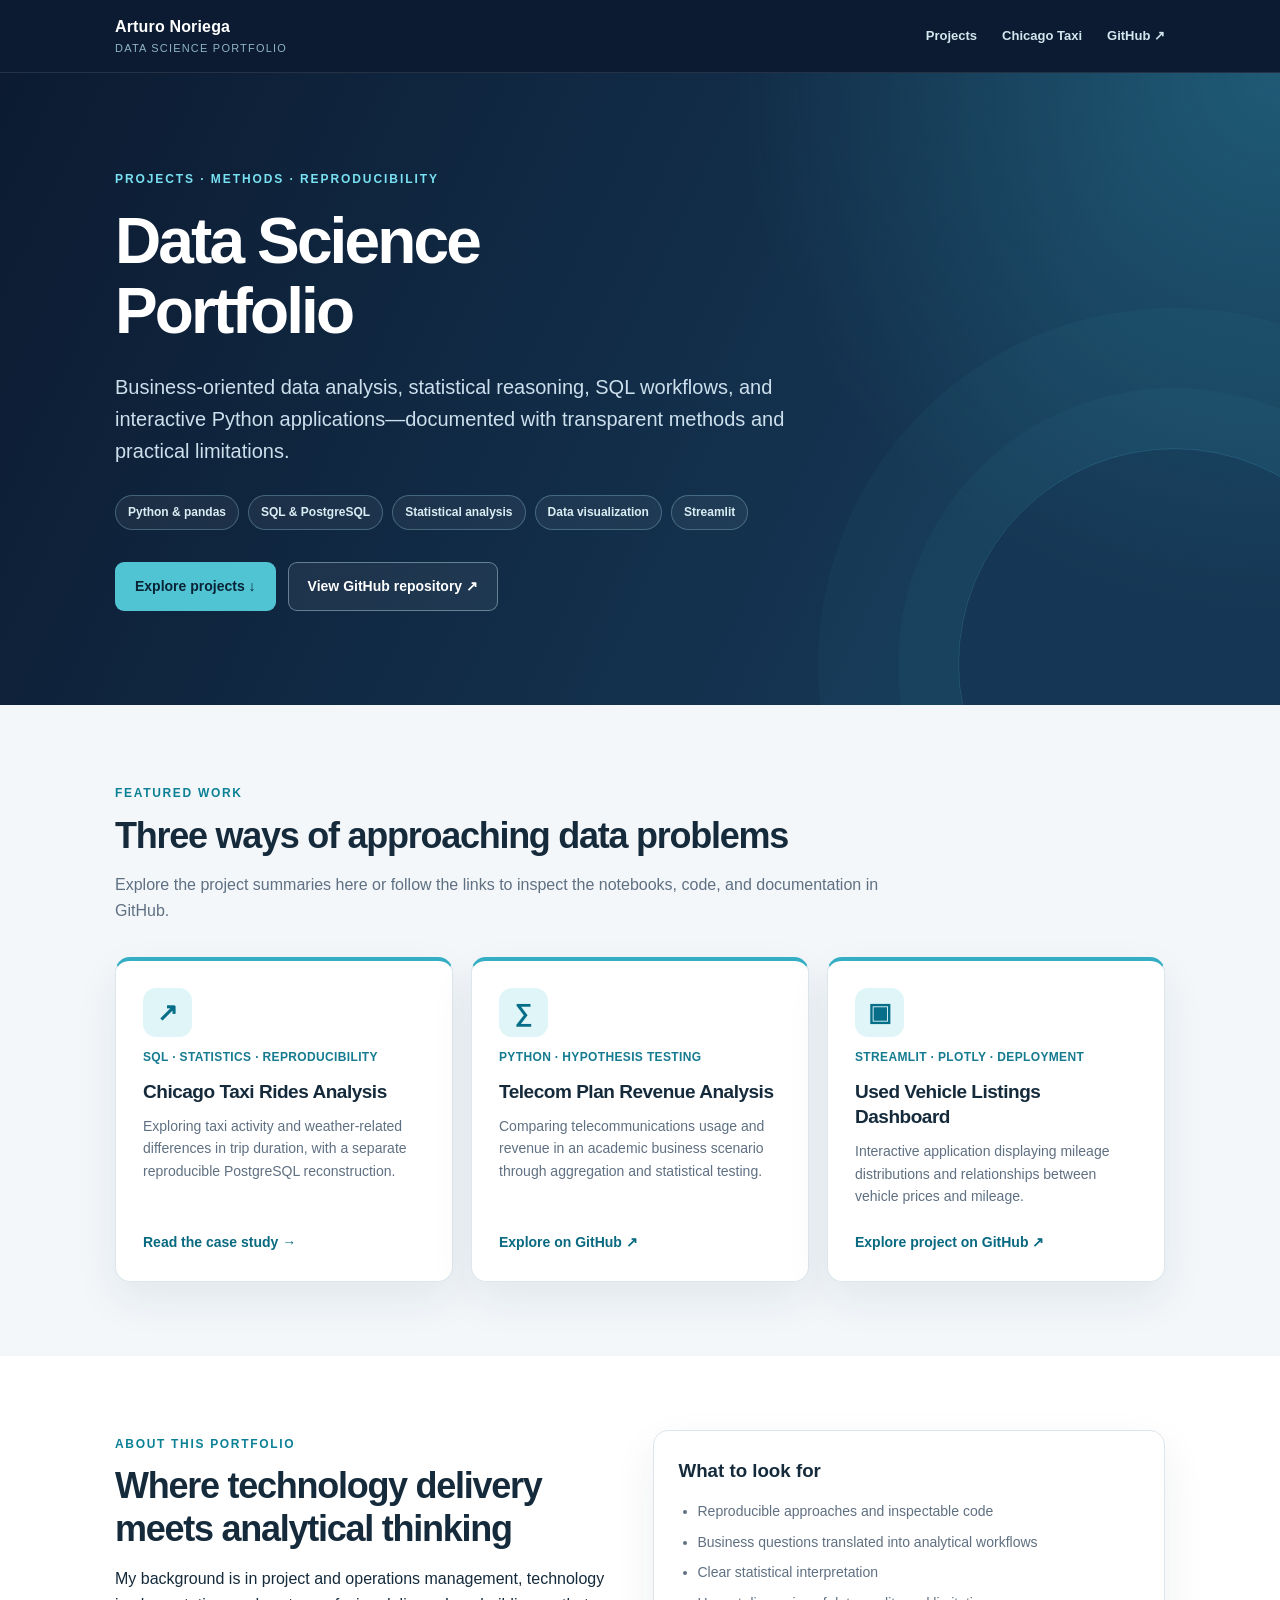
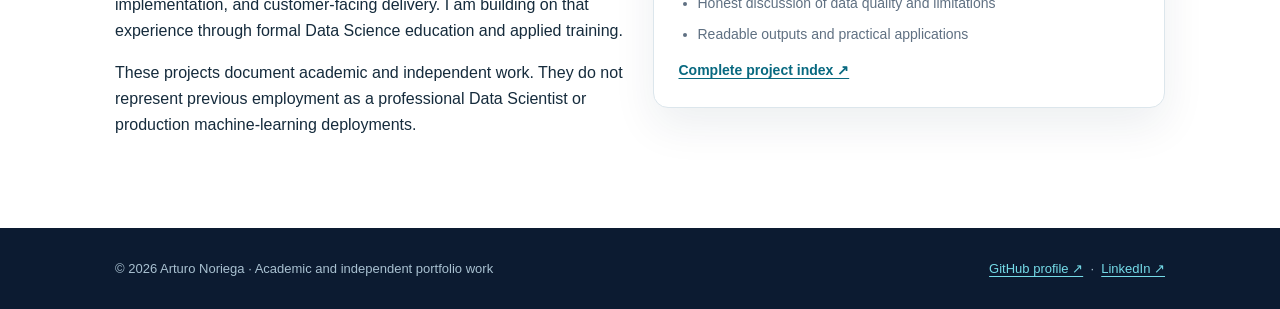
<file: docs/index.html>
<!doctype html><html lang="en"><head><meta charset="utf-8"><meta name="viewport" content="width=device-width, initial-scale=1"><meta name="theme-color" content="#0c1b31"><meta name="robots" content="index,follow"><meta property="og:type" content="website"><meta property="og:locale" content="en_US"><meta property="og:site_name" content="Data Science Portfolio — Arturo Noriega"><title>Data Science Portfolio | Arturo Noriega</title><meta name="description" content="Applied Data Science projects in Python, SQL, PostgreSQL, statistics, analytics, and interactive dashboards by Arturo Noriega."><link rel="canonical" href="https://arturonov.github.io/data-science-portfolio/"><meta property="og:url" content="https://arturonov.github.io/data-science-portfolio/"><meta property="og:title" content="Data Science Portfolio | Arturo Noriega"><meta property="og:description" content="Explore applied analytics projects in Python, SQL, PostgreSQL, statistical testing, and Streamlit."><meta property="og:image" content="https://arturonov.github.io/data-science-portfolio/assets/portfolio-social.jpg"><meta name="twitter:card" content="summary_large_image"><link rel="stylesheet" href="styles.css"></head><body><header class="topbar"><div class="container nav"><a class="brand" href="./">Arturo Noriega<small>Data Science Portfolio</small></a><nav class="navlinks" aria-label="Main navigation"><a href="./">Projects</a><a href="chicago-taxi/">Chicago Taxi</a><a href="https://github.com/ArturoNOV" target="_blank" rel="noopener noreferrer">GitHub ↗</a></nav></div></header>
<main><section class="hero"><div class="container"><div class="hero-inner"><span class="eyebrow">Projects · Methods · Reproducibility</span><h1>Data Science<br>Portfolio</h1><p>Business-oriented data analysis, statistical reasoning, SQL workflows, and interactive Python applications—documented with transparent methods and practical limitations.</p><div class="pills"><span class="pill">Python & pandas</span><span class="pill">SQL & PostgreSQL</span><span class="pill">Statistical analysis</span><span class="pill">Data visualization</span><span class="pill">Streamlit</span></div><div class="actions"><a class="button primary" href="#projects">Explore projects ↓</a><a class="button outline" href="https://github.com/ArturoNOV/data-science-portfolio" target="_blank" rel="noopener noreferrer">View GitHub repository ↗</a></div></div></div></section>
<section class="section" id="projects"><div class="container"><div class="section-head"><span class="kicker">Featured work</span><h2>Three ways of approaching data problems</h2><p>Explore the project summaries here or follow the links to inspect the notebooks, code, and documentation in GitHub.</p></div><div class="grid">
<article class="card feature"><div class="iconchip" aria-hidden="true">↗</div><span class="meta">SQL · Statistics · Reproducibility</span><h3>Chicago Taxi Rides Analysis</h3><p>Exploring taxi activity and weather-related differences in trip duration, with a separate reproducible PostgreSQL reconstruction.</p><a class="go" href="chicago-taxi/">Read the case study →</a></article>
<article class="card feature"><div class="iconchip" aria-hidden="true">∑</div><span class="meta">Python · Hypothesis Testing</span><h3>Telecom Plan Revenue Analysis</h3><p>Comparing telecommunications usage and revenue in an academic business scenario through aggregation and statistical testing.</p><a class="go" href="https://github.com/ArturoNOV/data-science-portfolio/tree/main/projects/05-megaline-telecom-plan-revenue-analysis" target="_blank" rel="noopener noreferrer">Explore on GitHub ↗</a></article>
<article class="card feature"><div class="iconchip" aria-hidden="true">▣</div><span class="meta">Streamlit · Plotly · Deployment</span><h3>Used Vehicle Listings Dashboard</h3><p>Interactive application displaying mileage distributions and relationships between vehicle prices and mileage.</p><a class="go" href="https://github.com/ArturoNOV/data-science-portfolio/tree/main/projects/07-used-vehicle-listings-dashboard" target="_blank" rel="noopener noreferrer">Explore project on GitHub ↗</a></article>
</div></div></section>
<section class="section alternate"><div class="container"><div class="split"><div><span class="kicker">About this portfolio</span><h2>Where technology delivery meets analytical thinking</h2><p>My background is in project and operations management, technology implementation, and customer-facing delivery. I am building on that experience through formal Data Science education and applied training.</p><p>These projects document academic and independent work. They do not represent previous employment as a professional Data Scientist or production machine-learning deployments.</p></div><div class="sidebox"><h3>What to look for</h3><ul><li>Reproducible approaches and inspectable code</li><li>Business questions translated into analytical workflows</li><li>Clear statistical interpretation</li><li>Honest discussion of data quality and limitations</li><li>Readable outputs and practical applications</li></ul><div class="linkrow"><a href="https://github.com/ArturoNOV/data-science-portfolio" target="_blank" rel="noopener noreferrer">Complete project index ↗</a></div></div></div></div></section>
</main><footer class="footer"><div class="container"><span>© 2026 Arturo Noriega · Academic and independent portfolio work</span><span><a href="https://github.com/ArturoNOV" target="_blank" rel="noopener noreferrer">GitHub profile ↗</a> &nbsp;·&nbsp; <a href="https://www.linkedin.com/in/arturo-noriega-del-valle-4609695/" target="_blank" rel="noopener noreferrer">LinkedIn ↗</a></span></div></footer></body></html>
</file>
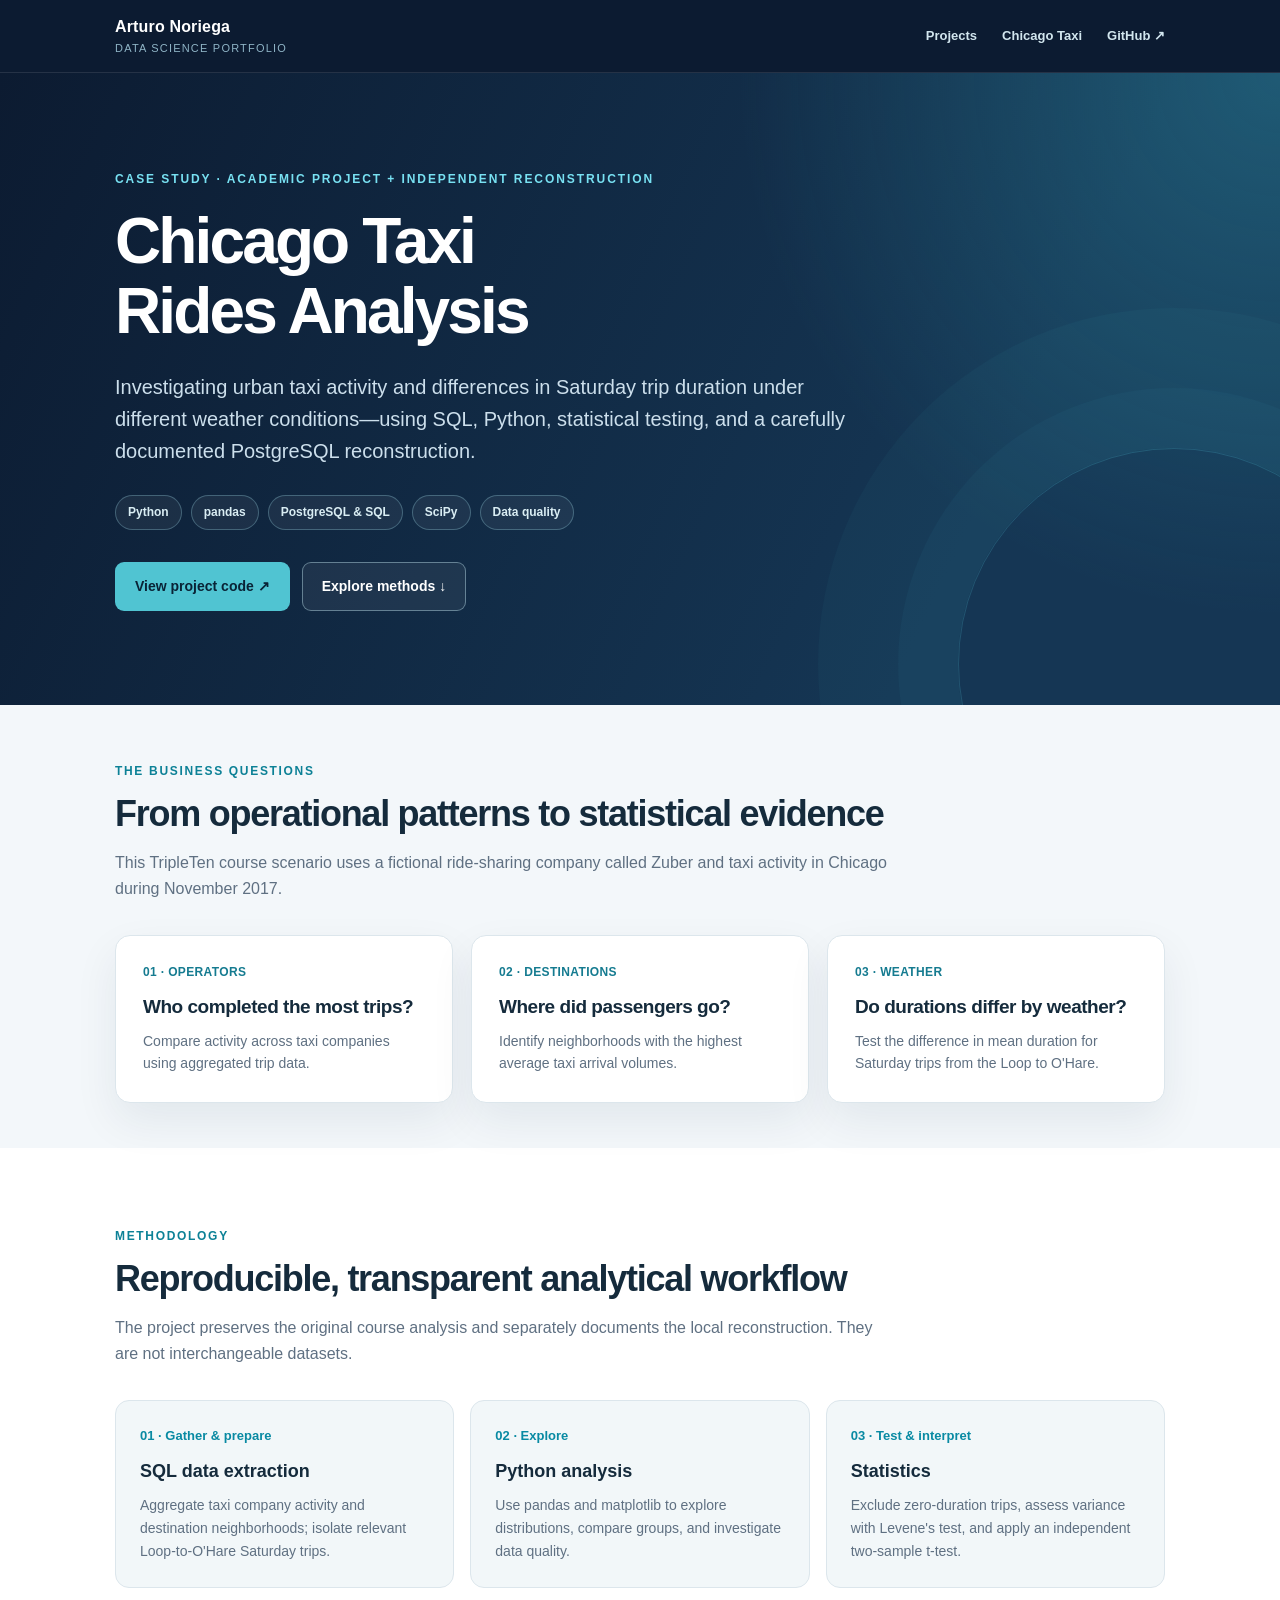
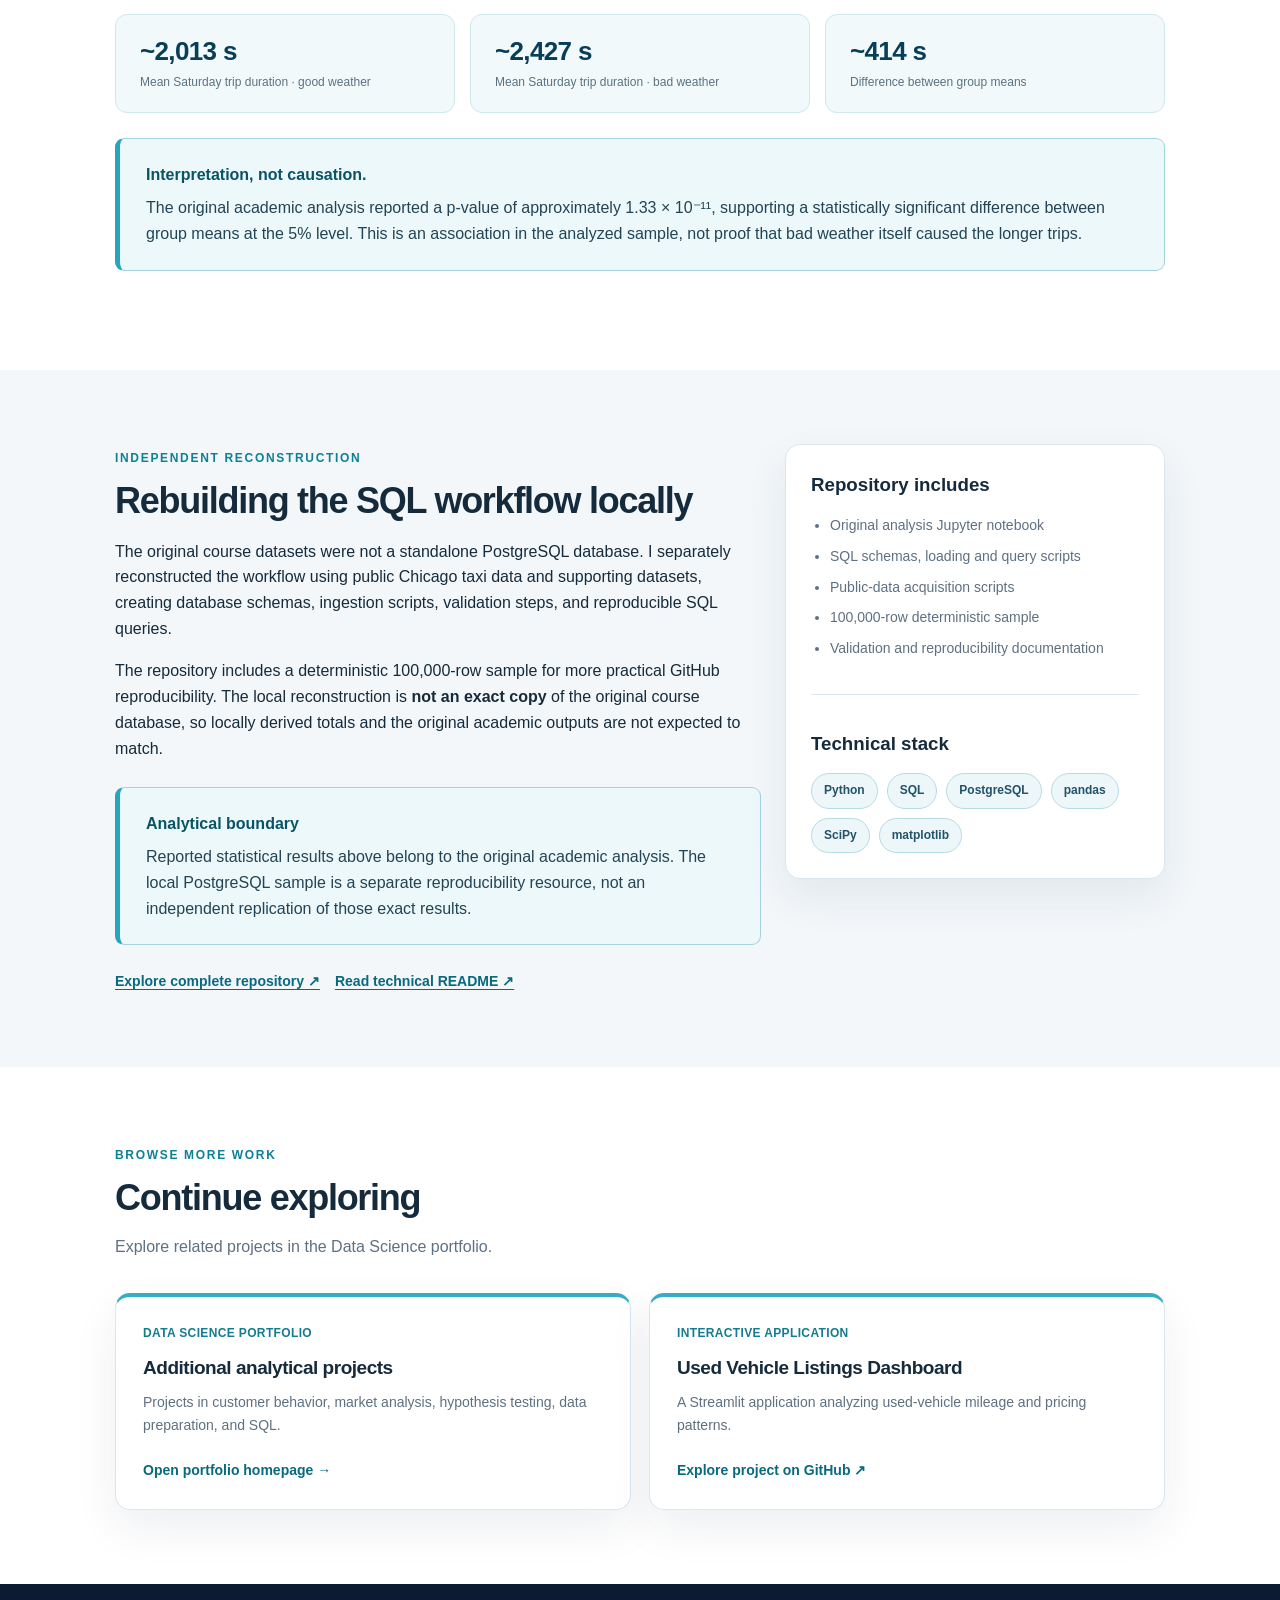
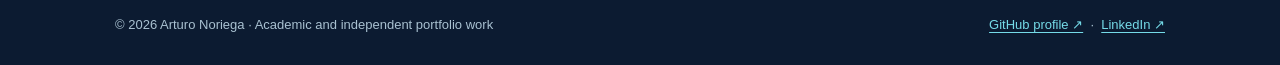
<file: docs/chicago-taxi/index.html>
<!doctype html><html lang="en"><head><meta charset="utf-8"><meta name="viewport" content="width=device-width, initial-scale=1"><meta name="theme-color" content="#0c1b31"><meta name="robots" content="index,follow"><meta property="og:type" content="website"><meta property="og:locale" content="en_US"><meta property="og:site_name" content="Data Science Portfolio — Arturo Noriega"><title>Chicago Taxi Rides Analysis | Python, SQL & Statistics</title><meta name="description" content="Chicago taxi analysis exploring weather and trip duration using Python, SQL, PostgreSQL, statistical hypothesis testing, and reproducible data workflows."><link rel="canonical" href="https://arturonov.github.io/data-science-portfolio/chicago-taxi/"><meta property="og:url" content="https://arturonov.github.io/data-science-portfolio/chicago-taxi/"><meta property="og:title" content="Chicago Taxi Rides Analysis | Python, SQL & Statistics"><meta property="og:description" content="SQL and Python analysis of Chicago taxi data, weather and trip duration, plus a documented PostgreSQL reconstruction."><meta property="og:image" content="https://arturonov.github.io/data-science-portfolio/assets/chicago-taxi-social.jpg"><meta name="twitter:card" content="summary_large_image"><link rel="stylesheet" href="../styles.css"></head><body><header class="topbar"><div class="container nav"><a class="brand" href="../">Arturo Noriega<small>Data Science Portfolio</small></a><nav class="navlinks" aria-label="Main navigation"><a href="../">Projects</a><a href="./">Chicago Taxi</a><a href="https://github.com/ArturoNOV" target="_blank" rel="noopener noreferrer">GitHub ↗</a></nav></div></header>
<main><section class="hero"><div class="container"><div class="hero-inner"><span class="eyebrow">Case study · Academic project + independent reconstruction</span><h1>Chicago Taxi<br>Rides Analysis</h1><p>Investigating urban taxi activity and differences in Saturday trip duration under different weather conditions—using SQL, Python, statistical testing, and a carefully documented PostgreSQL reconstruction.</p><div class="pills"><span class="pill">Python</span><span class="pill">pandas</span><span class="pill">PostgreSQL & SQL</span><span class="pill">SciPy</span><span class="pill">Data quality</span></div><div class="actions"><a class="button primary" href="https://github.com/ArturoNOV/data-science-portfolio/tree/main/projects/08-chicago-taxi-rides-analysis" target="_blank" rel="noopener noreferrer">View project code ↗</a><a class="button outline" href="#approach">Explore methods ↓</a></div></div></div></section>
<section class="section tight"><div class="container"><div class="section-head"><span class="kicker">The business questions</span><h2>From operational patterns to statistical evidence</h2><p>This TripleTen course scenario uses a fictional ride-sharing company called Zuber and taxi activity in Chicago during November 2017.</p></div><div class="grid"><article class="card"><span class="meta">01 · Operators</span><h3>Who completed the most trips?</h3><p>Compare activity across taxi companies using aggregated trip data.</p></article><article class="card"><span class="meta">02 · Destinations</span><h3>Where did passengers go?</h3><p>Identify neighborhoods with the highest average taxi arrival volumes.</p></article><article class="card"><span class="meta">03 · Weather</span><h3>Do durations differ by weather?</h3><p>Test the difference in mean duration for Saturday trips from the Loop to O'Hare.</p></article></div></div></section>
<section class="section alternate" id="approach"><div class="container"><div class="section-head"><span class="kicker">Methodology</span><h2>Reproducible, transparent analytical workflow</h2><p>The project preserves the original course analysis and separately documents the local reconstruction. They are not interchangeable datasets.</p></div><div class="timeline"><article class="step"><div class="num">01 · Gather & prepare</div><h3>SQL data extraction</h3><p>Aggregate taxi company activity and destination neighborhoods; isolate relevant Loop-to-O'Hare Saturday trips.</p></article><article class="step"><div class="num">02 · Explore</div><h3>Python analysis</h3><p>Use pandas and matplotlib to explore distributions, compare groups, and investigate data quality.</p></article><article class="step"><div class="num">03 · Test & interpret</div><h3>Statistics</h3><p>Exclude zero-duration trips, assess variance with Levene's test, and apply an independent two-sample t-test.</p></article></div>
<div class="statbar" aria-label="Reported original academic analysis results"><div class="stat"><strong>~2,013 s</strong><span>Mean Saturday trip duration · good weather</span></div><div class="stat"><strong>~2,427 s</strong><span>Mean Saturday trip duration · bad weather</span></div><div class="stat"><strong>~414 s</strong><span>Difference between group means</span></div></div>
<div class="note"><strong>Interpretation, not causation.</strong><p>The original academic analysis reported a p-value of approximately 1.33 × 10⁻¹¹, supporting a statistically significant difference between group means at the 5% level. This is an association in the analyzed sample, not proof that bad weather itself caused the longer trips.</p></div></div></section>
<section class="section"><div class="container"><div class="case-layout"><div><span class="kicker">Independent reconstruction</span><h2>Rebuilding the SQL workflow locally</h2><p>The original course datasets were not a standalone PostgreSQL database. I separately reconstructed the workflow using public Chicago taxi data and supporting datasets, creating database schemas, ingestion scripts, validation steps, and reproducible SQL queries.</p><p>The repository includes a deterministic 100,000-row sample for more practical GitHub reproducibility. The local reconstruction is <strong>not an exact copy</strong> of the original course database, so locally derived totals and the original academic outputs are not expected to match.</p><div class="note"><strong>Analytical boundary</strong><p>Reported statistical results above belong to the original academic analysis. The local PostgreSQL sample is a separate reproducibility resource, not an independent replication of those exact results.</p></div><div class="linkrow"><a href="https://github.com/ArturoNOV/data-science-portfolio/tree/main/projects/08-chicago-taxi-rides-analysis" target="_blank" rel="noopener noreferrer">Explore complete repository ↗</a><a href="https://github.com/ArturoNOV/data-science-portfolio/blob/main/projects/08-chicago-taxi-rides-analysis/README.md" target="_blank" rel="noopener noreferrer">Read technical README ↗</a></div></div><aside class="sidebox"><h3>Repository includes</h3><ul><li>Original analysis Jupyter notebook</li><li>SQL schemas, loading and query scripts</li><li>Public-data acquisition scripts</li><li>100,000-row deterministic sample</li><li>Validation and reproducibility documentation</li></ul><div class="divider"></div><h3>Technical stack</h3><div class="pills"><span class="pill" style="color:#23526a;border-color:#b5dce5;background:#edf7f9">Python</span><span class="pill" style="color:#23526a;border-color:#b5dce5;background:#edf7f9">SQL</span><span class="pill" style="color:#23526a;border-color:#b5dce5;background:#edf7f9">PostgreSQL</span><span class="pill" style="color:#23526a;border-color:#b5dce5;background:#edf7f9">pandas</span><span class="pill" style="color:#23526a;border-color:#b5dce5;background:#edf7f9">SciPy</span><span class="pill" style="color:#23526a;border-color:#b5dce5;background:#edf7f9">matplotlib</span></div></aside></div></div></section>
<section class="section alternate"><div class="container"><div class="section-head"><span class="kicker">Browse more work</span><h2>Continue exploring</h2><p>Explore related projects in the Data Science portfolio.</p></div><div class="grid two"><article class="card feature"><span class="meta">Data Science Portfolio</span><h3>Additional analytical projects</h3><p>Projects in customer behavior, market analysis, hypothesis testing, data preparation, and SQL.</p><a class="go" href="../">Open portfolio homepage →</a></article><article class="card feature"><span class="meta">Interactive application</span><h3>Used Vehicle Listings Dashboard</h3><p>A Streamlit application analyzing used-vehicle mileage and pricing patterns.</p><a class="go" href="https://github.com/ArturoNOV/data-science-portfolio/tree/main/projects/07-used-vehicle-listings-dashboard" target="_blank" rel="noopener noreferrer">Explore project on GitHub ↗</a></article></div></div></section>
</main><footer class="footer"><div class="container"><span>© 2026 Arturo Noriega · Academic and independent portfolio work</span><span><a href="https://github.com/ArturoNOV" target="_blank" rel="noopener noreferrer">GitHub profile ↗</a> &nbsp;·&nbsp; <a href="https://www.linkedin.com/in/arturo-noriega-del-valle-4609695/" target="_blank" rel="noopener noreferrer">LinkedIn ↗</a></span></div></footer></body></html>
</file>
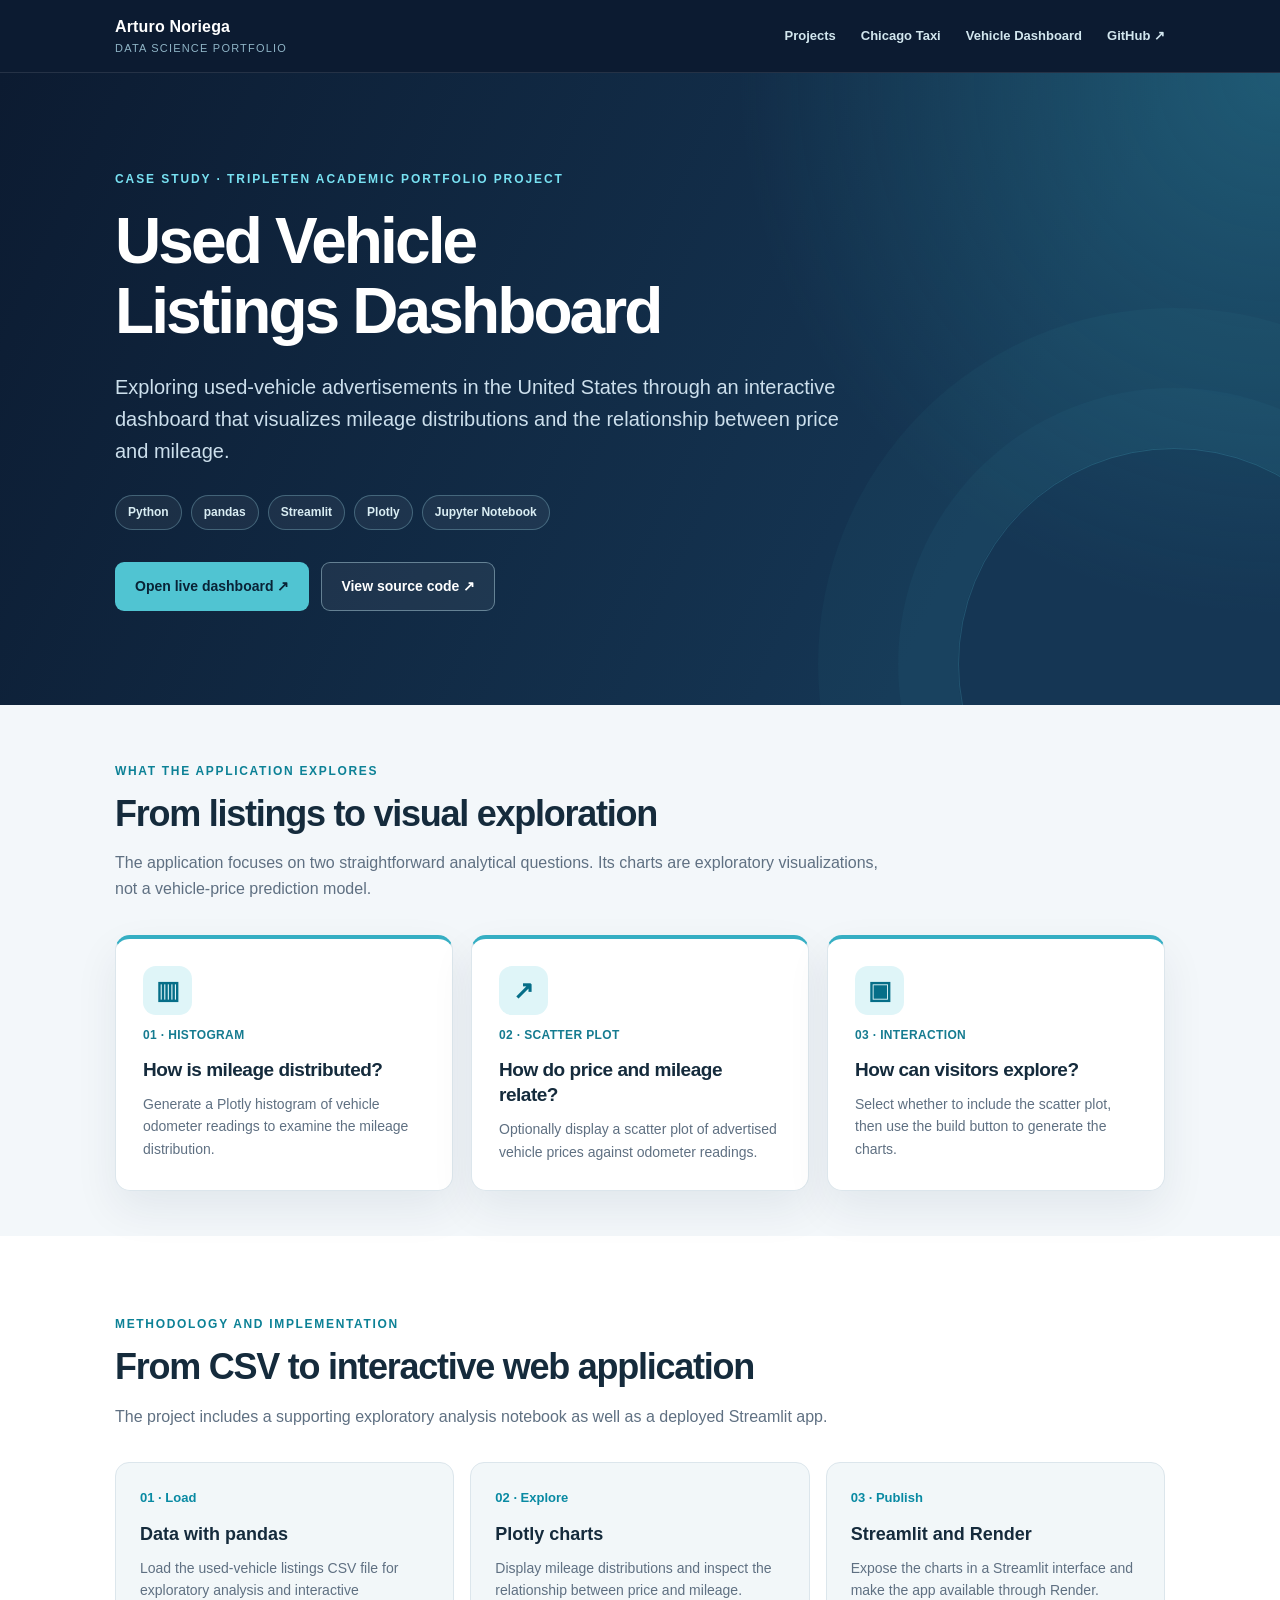
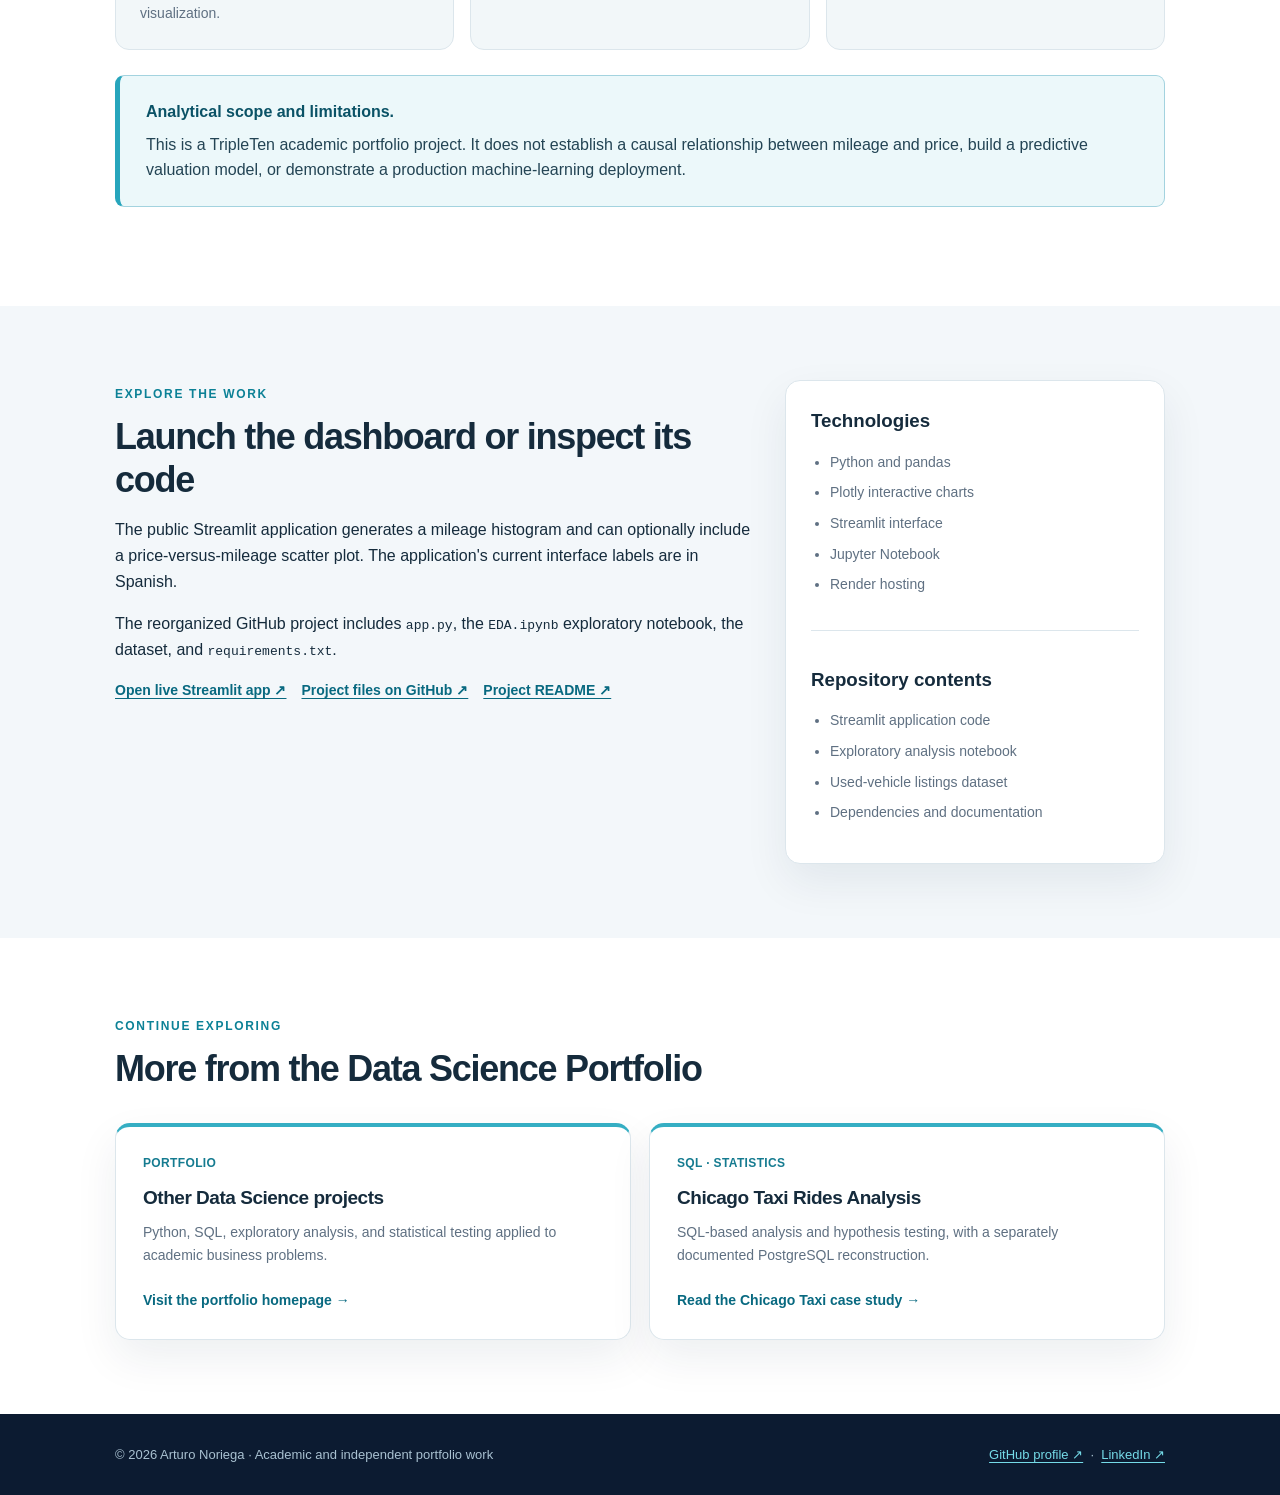
<file: docs/used-vehicle-listings-dashboard/index.html>
<!doctype html>
<html lang="en">
<head>
  <meta charset="utf-8">
  <meta name="viewport" content="width=device-width, initial-scale=1">
  <meta name="theme-color" content="#0c1b31">
  <meta name="robots" content="index,follow">
  <title>Used Vehicle Listings Dashboard | Python, Streamlit &amp; Plotly</title>
  <meta name="description" content="Explore a Streamlit dashboard analyzing mileage distributions and price-versus-mileage relationships in US used-vehicle listings. An academic Data Science portfolio project by Arturo Noriega.">
  <link rel="canonical" href="https://arturonov.github.io/data-science-portfolio/used-vehicle-listings-dashboard/">
  <meta property="og:type" content="website">
  <meta property="og:locale" content="en_US">
  <meta property="og:site_name" content="Data Science Portfolio — Arturo Noriega">
  <meta property="og:url" content="https://arturonov.github.io/data-science-portfolio/used-vehicle-listings-dashboard/">
  <meta property="og:title" content="Used Vehicle Listings Dashboard | Python, Streamlit &amp; Plotly">
  <meta property="og:description" content="Interactive mileage and price visualizations using Python, pandas, Streamlit and Plotly. Explore the public demo and source code.">
  <meta property="og:image" content="https://arturonov.github.io/data-science-portfolio/assets/used-vehicle-listings-dashboard-social.png">
  <meta property="og:image:width" content="1200">
  <meta property="og:image:height" content="630">
  <meta name="twitter:card" content="summary_large_image">
  <link rel="stylesheet" href="../styles.css">
</head>
<body>
  <header class="topbar"><div class="container nav">
    <a class="brand" href="../">Arturo Noriega<small>Data Science Portfolio</small></a>
    <nav class="navlinks" aria-label="Main navigation">
      <a href="../">Projects</a>
      <a href="../chicago-taxi/">Chicago Taxi</a>
      <a href="./" aria-current="page">Vehicle Dashboard</a>
      <a href="https://github.com/ArturoNOV" target="_blank" rel="noopener noreferrer">GitHub ↗</a>
    </nav>
  </div></header>

  <main>
    <section class="hero"><div class="container"><div class="hero-inner">
      <span class="eyebrow">Case study · TripleTen academic portfolio project</span>
      <h1>Used Vehicle<br>Listings Dashboard</h1>
      <p>Exploring used-vehicle advertisements in the United States through an interactive dashboard that visualizes mileage distributions and the relationship between price and mileage.</p>
      <div class="pills"><span class="pill">Python</span><span class="pill">pandas</span><span class="pill">Streamlit</span><span class="pill">Plotly</span><span class="pill">Jupyter Notebook</span></div>
      <div class="actions">
        <a class="button primary" href="https://used-vehicle-listings-dashboard.onrender.com" target="_blank" rel="noopener noreferrer">Open live dashboard ↗</a>
        <a class="button outline" href="https://github.com/ArturoNOV/data-science-portfolio/tree/main/projects/07-used-vehicle-listings-dashboard" target="_blank" rel="noopener noreferrer">View source code ↗</a>
      </div>
    </div></div></section>

    <section class="section tight"><div class="container">
      <div class="section-head"><span class="kicker">What the application explores</span><h2>From listings to visual exploration</h2><p>The application focuses on two straightforward analytical questions. Its charts are exploratory visualizations, not a vehicle-price prediction model.</p></div>
      <div class="grid">
        <article class="card feature"><div class="iconchip" aria-hidden="true">▥</div><span class="meta">01 · Histogram</span><h3>How is mileage distributed?</h3><p>Generate a Plotly histogram of vehicle odometer readings to examine the mileage distribution.</p></article>
        <article class="card feature"><div class="iconchip" aria-hidden="true">↗</div><span class="meta">02 · Scatter plot</span><h3>How do price and mileage relate?</h3><p>Optionally display a scatter plot of advertised vehicle prices against odometer readings.</p></article>
        <article class="card feature"><div class="iconchip" aria-hidden="true">▣</div><span class="meta">03 · Interaction</span><h3>How can visitors explore?</h3><p>Select whether to include the scatter plot, then use the build button to generate the charts.</p></article>
      </div>
    </div></section>

    <section class="section alternate" id="approach"><div class="container">
      <div class="section-head"><span class="kicker">Methodology and implementation</span><h2>From CSV to interactive web application</h2><p>The project includes a supporting exploratory analysis notebook as well as a deployed Streamlit app.</p></div>
      <div class="timeline">
        <article class="step"><div class="num">01 · Load</div><h3>Data with pandas</h3><p>Load the used-vehicle listings CSV file for exploratory analysis and interactive visualization.</p></article>
        <article class="step"><div class="num">02 · Explore</div><h3>Plotly charts</h3><p>Display mileage distributions and inspect the relationship between price and mileage.</p></article>
        <article class="step"><div class="num">03 · Publish</div><h3>Streamlit and Render</h3><p>Expose the charts in a Streamlit interface and make the app available through Render.</p></article>
      </div>
      <div class="note"><strong>Analytical scope and limitations.</strong><p>This is a TripleTen academic portfolio project. It does not establish a causal relationship between mileage and price, build a predictive valuation model, or demonstrate a production machine-learning deployment.</p></div>
    </div></section>

    <section class="section"><div class="container"><div class="case-layout">
      <div>
        <span class="kicker">Explore the work</span><h2>Launch the dashboard or inspect its code</h2>
        <p>The public Streamlit application generates a mileage histogram and can optionally include a price-versus-mileage scatter plot. The application's current interface labels are in Spanish.</p>
        <p>The reorganized GitHub project includes <code>app.py</code>, the <code>EDA.ipynb</code> exploratory notebook, the dataset, and <code>requirements.txt</code>.</p>
        <div class="linkrow">
          <a href="https://used-vehicle-listings-dashboard.onrender.com" target="_blank" rel="noopener noreferrer">Open live Streamlit app ↗</a>
          <a href="https://github.com/ArturoNOV/data-science-portfolio/tree/main/projects/07-used-vehicle-listings-dashboard" target="_blank" rel="noopener noreferrer">Project files on GitHub ↗</a>
          <a href="https://github.com/ArturoNOV/data-science-portfolio/blob/main/projects/07-used-vehicle-listings-dashboard/README.md" target="_blank" rel="noopener noreferrer">Project README ↗</a>
        </div>
      </div>
      <aside class="sidebox"><h3>Technologies</h3>
        <ul><li>Python and pandas</li><li>Plotly interactive charts</li><li>Streamlit interface</li><li>Jupyter Notebook</li><li>Render hosting</li></ul>
        <div class="divider"></div>
        <h3>Repository contents</h3><ul><li>Streamlit application code</li><li>Exploratory analysis notebook</li><li>Used-vehicle listings dataset</li><li>Dependencies and documentation</li></ul>
      </aside>
    </div></div></section>

    <section class="section alternate"><div class="container">
      <div class="section-head"><span class="kicker">Continue exploring</span><h2>More from the Data Science Portfolio</h2></div>
      <div class="grid two">
        <article class="card feature"><span class="meta">Portfolio</span><h3>Other Data Science projects</h3><p>Python, SQL, exploratory analysis, and statistical testing applied to academic business problems.</p><a class="go" href="../">Visit the portfolio homepage →</a></article>
        <article class="card feature"><span class="meta">SQL · Statistics</span><h3>Chicago Taxi Rides Analysis</h3><p>SQL-based analysis and hypothesis testing, with a separately documented PostgreSQL reconstruction.</p><a class="go" href="../chicago-taxi/">Read the Chicago Taxi case study →</a></article>
      </div>
    </div></section>
  </main>
  <footer class="footer"><div class="container"><span>© 2026 Arturo Noriega · Academic and independent portfolio work</span><span><a href="https://github.com/ArturoNOV" target="_blank" rel="noopener noreferrer">GitHub profile ↗</a> &nbsp;·&nbsp; <a href="https://www.linkedin.com/in/arturo-noriega-del-valle-4609695/" target="_blank" rel="noopener noreferrer">LinkedIn ↗</a></span></div></footer>
</body>
</html>
</file>
<file: docs/styles.css>
:root{--navy:#0c1b31;--navy2:#102f4c;--cyan:#4bc8dc;--teal:#258ba1;--bg:#f3f7fa;--surface:#fff;--muted:#5f7082;--text:#152b3c;--line:#dce6ec;--shadow:0 18px 44px rgba(15,46,68,.075)}
*{box-sizing:border-box}html{scroll-behavior:smooth}body{margin:0;font-family:Inter,'Segoe UI',-apple-system,BlinkMacSystemFont,Arial,sans-serif;background:var(--bg);color:var(--text);line-height:1.62}a{color:#086980;text-underline-offset:3px}a:hover{color:#075368}button,a{touch-action:manipulation} .container{max-width:1110px;margin:0 auto;padding:0 30px}
.topbar{background:var(--navy);border-bottom:1px solid rgba(255,255,255,.1);color:white}.nav{min-height:72px;display:flex;justify-content:space-between;align-items:center;gap:20px}.brand{font-weight:750;letter-spacing:.01em;font-size:16px;color:white;text-decoration:none}.brand small{display:block;font-size:11px;font-weight:500;letter-spacing:.11em;color:#8fb4c6;text-transform:uppercase}.navlinks{display:flex;gap:25px;align-items:center;flex-wrap:wrap}.navlinks a{color:#d2e6ee;text-decoration:none;font-size:13px;font-weight:600}.navlinks a:hover{color:#71deee}
.hero{color:white;background:radial-gradient(circle at 100% 0%, rgba(54,173,191,.3),transparent 38%),linear-gradient(115deg,#0c1b31,#153654 75%);position:relative;overflow:hidden}.hero:after{content:"";position:absolute;right:-110px;bottom:-175px;width:430px;height:430px;border:1px solid rgba(85,205,224,.2);border-radius:50%;box-shadow:0 0 0 60px rgba(85,205,224,.04),0 0 0 140px rgba(85,205,224,.035)}.hero .container{padding-top:92px;padding-bottom:94px;position:relative;z-index:1}.hero-inner{max-width:830px}.eyebrow{letter-spacing:.16em;text-transform:uppercase;font-size:12px;font-weight:750;color:#78e1f2;display:inline-block;margin-bottom:18px}.hero h1{font-size:clamp(36px,5vw,64px);line-height:1.09;letter-spacing:-.045em;margin:0 0 24px;font-weight:780}.hero p{font-size:clamp(16px,2vw,20px);line-height:1.6;color:#ccdfec;max-width:740px;margin:0 0 28px}.pills{display:flex;gap:9px;flex-wrap:wrap}.pill{font-size:12px;font-weight:650;padding:7px 12px;border:1px solid rgba(158,219,231,.3);border-radius:100px;color:#d9edf3;background:rgba(255,255,255,.055)}.actions{display:flex;flex-wrap:wrap;gap:12px;margin-top:32px}.button{padding:12px 19px;border-radius:9px;display:inline-flex;align-items:center;justify-content:center;text-decoration:none;font-weight:700;font-size:14px;gap:8px;border:1px solid transparent}.button.primary{background:#50c4d2;color:#092336}.button.primary:hover{background:#85dfec}.button.outline{background:rgba(255,255,255,.06);border-color:rgba(197,234,243,.42);color:white}.button.outline:hover{background:rgba(255,255,255,.13)}
.section{padding:74px 0}.section.tight{padding-top:52px;padding-bottom:45px}.section.alternate{background:white}.section-head{max-width:780px;margin-bottom:33px}.kicker{font-size:12px;color:#0c8196;letter-spacing:.14em;font-weight:800;text-transform:uppercase}.section h2{font-size:clamp(26px,3.4vw,36px);letter-spacing:-.035em;line-height:1.18;margin:10px 0 15px}.section-head p,.lead{font-size:16px;color:var(--muted);margin:0}.grid{display:grid;grid-template-columns:repeat(3,minmax(0,1fr));gap:18px}.grid.two{grid-template-columns:repeat(2,minmax(0,1fr))}.card{background:white;border:1px solid var(--line);border-radius:15px;padding:27px;box-shadow:var(--shadow);display:flex;flex-direction:column;gap:11px}.card h3{margin:0;font-size:19px;line-height:1.32;letter-spacing:-.025em}.card p{margin:0;color:var(--muted);font-size:14px}.card .meta{color:#157b90;font-size:12px;font-weight:800;letter-spacing:.03em;text-transform:uppercase}.card .go{font-size:14px;margin-top:auto;padding-top:12px;font-weight:800;text-decoration:none}.card:focus-within,.card:hover{border-color:#a3dbe5}.card.feature{border-top:4px solid #35aec3}.iconchip{width:49px;height:49px;border-radius:13px;display:grid;place-items:center;color:#066e88;background:#dff5f8;font-size:25px;font-weight:900}.statbar{display:grid;grid-template-columns:repeat(3,minmax(0,1fr));gap:15px;margin-top:26px}.stat{background:#f2f9fb;border:1px solid #d0e8ee;padding:20px 24px;border-radius:12px}.stat strong{display:block;font-size:26px;line-height:1.25;color:#083e57;letter-spacing:-.025em}.stat span{display:block;color:#5a7281;font-size:12px;margin-top:6px}.timeline{display:grid;grid-template-columns:repeat(3,minmax(0,1fr));gap:16px}.step{padding:24px;background:#f2f7f9;border:1px solid var(--line);border-radius:14px;position:relative}.step .num{color:#098aa3;font-weight:850;font-size:13px;margin-bottom:11px}.step h3{margin:0 0 8px;font-size:18px}.step p{margin:0;font-size:14px;color:var(--muted)}.note{padding:23px 26px;border:1px solid #a3d3df;border-left:5px solid #27a5bc;background:#ecf8fa;border-radius:9px;color:#234454;margin:25px 0}.note strong{color:#0a5266}.note p{margin:7px 0 0}.list{padding-left:19px;margin:12px 0}.list li{margin:9px 0}.case-layout{display:grid;grid-template-columns:minmax(0,1.7fr) minmax(230px,1fr);gap:24px}.sidebox{border-radius:15px;border:1px solid var(--line);padding:25px;background:white;align-self:start;box-shadow:var(--shadow)}.sidebox h3{margin:0 0 14px}.sidebox ul{padding-left:19px;color:var(--muted);font-size:14px}.sidebox li{margin:8px 0}.data{background:#0e2842;color:#ecf7fb;padding:22px 25px;border-radius:14px}.data strong{font-size:23px;color:#71dbe8}.data p{margin:7px 0 0;font-size:14px;color:#c0d9e7}.footer{background:#0c1b31;color:#a9c1d1;padding:30px 0;font-size:13px}.footer .container{display:flex;gap:20px;justify-content:space-between;align-items:center;flex-wrap:wrap}.footer a{color:#75dbe8}.subtle{font-size:13px;color:#61778a}.split{display:grid;grid-template-columns:1fr 1fr;gap:25px}.plain{padding:0;margin:0}.plain li{margin:10px 0}.micro{font-size:12px;color:#5c7485}.linkrow{display:flex;flex-wrap:wrap;gap:15px;margin-top:12px}.linkrow a{font-size:14px;font-weight:750}.divider{height:1px;background:var(--line);margin:34px 0}
@media(max-width:780px){.container{padding:0 20px}.hero .container{padding-top:67px;padding-bottom:73px}.grid,.grid.two,.timeline,.statbar,.case-layout,.split{grid-template-columns:1fr}.nav{padding-top:14px;padding-bottom:16px;align-items:flex-start}.navlinks{gap:14px}.section{padding:52px 0}.hero h1{letter-spacing:-.03em}.card{padding:23px}.stat{padding:17px 22px}}@media(max-width:410px){.brand{font-size:14px}.navlinks a{font-size:12px}.button{width:100%}}
</file>
